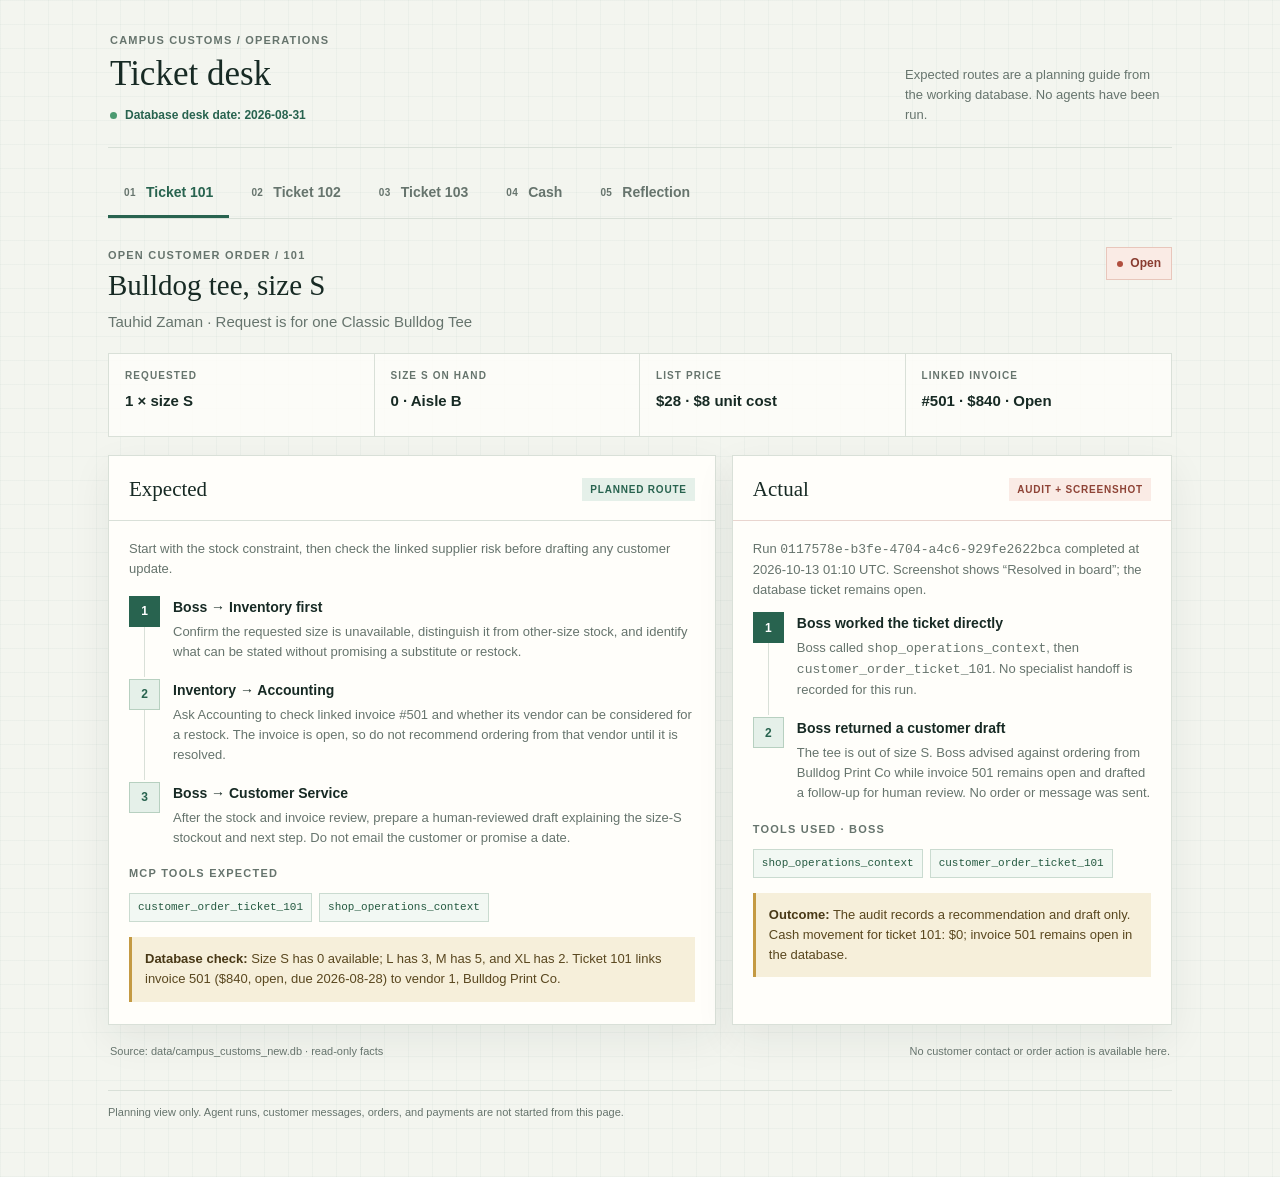
<file: output/desk_tickets.html>
<!doctype html>
<html lang="en">
<head>
  <meta charset="utf-8">
  <meta name="viewport" content="width=device-width, initial-scale=1">
  <meta name="theme-color" content="#f3f5ef">
  <title>Campus Customs | Ticket Desk</title>
  <style>
    :root {
      color-scheme: light;
      --paper: #f3f5ef;
      --surface: #fffefa;
      --ink: #172a24;
      --muted: #66746d;
      --line: #d9e0d8;
      --green: #28634f;
      --green-soft: #e5f0e9;
      --coral: #b14f3f;
      --coral-soft: #faebe5;
      --gold: #936817;
      --gold-soft: #f6efda;
      --shadow: 0 14px 38px rgba(24, 45, 36, .07);
    }

    * { box-sizing: border-box; }

    body {
      margin: 0;
      background-color: var(--paper);
      background-image: linear-gradient(rgba(40, 99, 79, .035) 1px, transparent 1px), linear-gradient(90deg, rgba(40, 99, 79, .035) 1px, transparent 1px);
      background-size: 24px 24px;
      color: var(--ink);
      font-family: "Segoe UI", Tahoma, sans-serif;
      font-size: 15px;
      line-height: 1.55;
    }

    button, textarea { font: inherit; }
    .shell { max-width: 1120px; margin: 0 auto; padding: 32px 28px 56px; }

    .masthead {
      display: flex;
      align-items: flex-end;
      justify-content: space-between;
      gap: 24px;
      padding: 0 2px 22px;
      border-bottom: 1px solid var(--line);
    }

    .eyebrow, .section-kicker, .fact-label, .tab-index {
      color: var(--muted);
      font-size: 11px;
      font-weight: 750;
      letter-spacing: .11em;
      text-transform: uppercase;
    }

    h1 {
      margin: 5px 0 0;
      font-family: Georgia, "Times New Roman", serif;
      font-size: 35px;
      font-weight: 500;
      line-height: 1.12;
    }

    .masthead-note { max-width: 265px; margin: 0; color: var(--muted); font-size: 13px; }
    .desk-date { display: inline-flex; align-items: center; gap: 8px; margin-top: 13px; color: var(--green); font-size: 12px; font-weight: 700; }
    .desk-date::before { width: 7px; height: 7px; border-radius: 50%; background: #4b9a70; content: ""; }

    .tabs-wrap { margin: 22px 0 18px; overflow-x: auto; }
    .tabs { display: flex; min-width: max-content; gap: 6px; border-bottom: 1px solid var(--line); }
    .tab {
      position: relative;
      display: inline-flex;
      align-items: center;
      gap: 10px;
      min-height: 48px;
      padding: 0 16px;
      border: 0;
      border-bottom: 3px solid transparent;
      background: transparent;
      color: var(--muted);
      cursor: pointer;
      font-size: 14px;
      font-weight: 650;
      white-space: nowrap;
    }
    .tab:hover { color: var(--ink); }
    .tab[aria-selected="true"] { border-bottom-color: var(--green); color: var(--green); }
    .tab-index { font-size: 10px; letter-spacing: .04em; }

    .ticket-topline { display: flex; align-items: flex-start; justify-content: space-between; gap: 18px; margin: 28px 0 20px; }
    .ticket-title { margin: 4px 0 0; font-family: Georgia, "Times New Roman", serif; font-size: 29px; font-weight: 500; line-height: 1.2; }
    .ticket-subtitle { margin: 7px 0 0; color: var(--muted); }
    .status { display: inline-flex; align-items: center; gap: 7px; padding: 6px 10px; border: 1px solid #e8c6bb; background: var(--coral-soft); color: #893c30; font-size: 12px; font-weight: 750; white-space: nowrap; }
    .status::before { width: 6px; height: 6px; border-radius: 50%; background: var(--coral); content: ""; }

    .facts { display: grid; grid-template-columns: repeat(4, minmax(0, 1fr)); border: 1px solid var(--line); background: rgba(255, 254, 250, .8); }
    .fact { min-height: 82px; padding: 14px 16px; border-right: 1px solid var(--line); }
    .fact:last-child { border-right: 0; }
    .fact-label { display: block; margin-bottom: 5px; font-size: 10px; }
    .fact-value { display: block; font-weight: 700; }

    .work-grid { display: grid; grid-template-columns: minmax(0, 1.16fr) minmax(290px, .84fr); gap: 16px; margin-top: 18px; align-items: stretch; }
    .work-panel { min-width: 0; border: 1px solid var(--line); background: var(--surface); box-shadow: var(--shadow); }
    .panel-head { display: flex; align-items: center; justify-content: space-between; gap: 12px; padding: 17px 20px 14px; border-bottom: 1px solid var(--line); }
    .panel-head h3 { margin: 0; font-family: Georgia, "Times New Roman", serif; font-size: 21px; font-weight: 500; }
    .panel-tag { padding: 4px 8px; background: var(--green-soft); color: var(--green); font-size: 10px; font-weight: 800; letter-spacing: .08em; text-transform: uppercase; }
    .panel-body { padding: 18px 20px 22px; }
    .intro { margin: 0 0 17px; color: var(--muted); font-size: 13px; }

    .route { display: grid; gap: 0; margin: 0; padding: 0; list-style: none; counter-reset: route; }
    .route li { position: relative; display: grid; grid-template-columns: 32px 1fr; gap: 12px; padding: 0 0 17px; counter-increment: route; }
    .route li:not(:last-child)::after { position: absolute; top: 30px; bottom: 2px; left: 15px; width: 1px; background: var(--line); content: ""; }
    .step-number { z-index: 1; display: grid; width: 31px; height: 31px; place-items: center; border: 1px solid #b7d0c0; background: var(--green-soft); color: var(--green); font-size: 12px; font-weight: 800; }
    .route li:first-child .step-number { border-color: var(--green); background: var(--green); color: white; }
    .route strong { display: block; margin: 1px 0 3px; font-size: 14px; }
    .route p { margin: 0; color: var(--muted); font-size: 13px; }
    .arrow { color: var(--green); font-weight: 750; }

    .tool-list { display: flex; flex-wrap: wrap; gap: 7px; margin: 11px 0 0; padding: 0; list-style: none; }
    .tool-list li { padding: 5px 8px; border: 1px solid #cadbd0; background: #f2f8f3; color: #245940; font-family: Consolas, "Courier New", monospace; font-size: 11px; overflow-wrap: anywhere; }
    .fact-note { margin-top: 15px; padding: 12px 13px; border-left: 3px solid #c49a43; background: var(--gold-soft); color: #59471f; font-size: 13px; }
    .fact-note strong { color: #483816; }
    .cash-ledger-panel { margin-top: 18px; }
    .cash-ledger-row { display: flex; align-items: center; justify-content: space-between; gap: 18px; padding: 14px 0; border-bottom: 1px solid var(--line); }
    .cash-ledger-row span { display: grid; gap: 3px; }
    .cash-ledger-row strong { color: var(--ink); font-size: 14px; }
    .cash-ledger-row small { color: var(--muted); font-size: 12px; }
    .cash-ledger-row b { flex: 0 0 auto; color: var(--ink); font-family: Consolas, "Courier New", monospace; font-size: 14px; }
    .cash-outflow b { color: #9a4a3b; }
    .cash-ledger-ending { margin-top: 2px; border-bottom: 0; }
    .cash-ledger-ending strong, .cash-ledger-ending b { color: var(--green); font-size: 16px; }

    .actual-panel { display: flex; flex-direction: column; }
    .actual-panel .panel-head { border-bottom-color: #e9d5cf; }
    .actual-panel .panel-tag { background: var(--coral-soft); color: #8e4336; }
    .actual-panel .panel-body { display: flex; flex: 1; flex-direction: column; }
    .actual-hint { margin: 0 0 12px; color: var(--muted); font-size: 13px; }
    .actual-entry { flex: 1; min-height: 235px; width: 100%; resize: vertical; padding: 12px; border: 1px solid var(--line); border-radius: 2px; outline: none; background: #fff; color: var(--ink); }
    .actual-entry:focus { border-color: var(--green); box-shadow: 0 0 0 3px rgba(40, 99, 79, .12); }
    .save-status { min-height: 18px; margin-top: 8px; color: var(--muted); font-size: 11px; }

    .source-line { display: flex; justify-content: space-between; gap: 14px; margin: 18px 2px 0; color: var(--muted); font-size: 11px; }
    .coming-panel { display: grid; min-height: 290px; place-items: center; border: 1px dashed #bdc9bf; background: rgba(255, 254, 250, .72); text-align: center; }
    .coming-panel p { margin: 0; color: var(--muted); }
    .coming-panel strong { display: block; margin-bottom: 5px; color: var(--ink); font-family: Georgia, "Times New Roman", serif; font-size: 26px; font-weight: 500; }
    .reflection-copy { border-top: 1px solid var(--line); background: rgba(255, 254, 250, .72); }
    .reflection-answer { display: grid; grid-template-columns: 42px minmax(0, 1fr); gap: 14px; padding: 22px 20px; border-bottom: 1px solid var(--line); }
    .reflection-number { display: grid; width: 32px; height: 32px; place-items: center; border: 1px solid #c7d8c9; background: var(--green-soft); color: var(--green); font-family: Consolas, "Courier New", monospace; font-size: 11px; }
    .reflection-answer h3 { margin: 2px 0 10px; color: var(--ink); font-family: Georgia, "Times New Roman", serif; font-size: 21px; font-weight: 500; }
    .reflection-answer p, .reflection-answer li { max-width: 920px; color: #4f6057; font-size: 13px; line-height: 1.7; }
    .reflection-answer p { margin: 0 0 10px; }
    .reflection-answer p:last-child { margin-bottom: 0; }
    .reflection-answer ol { display: grid; gap: 9px; max-width: 920px; margin: 5px 0 12px; padding-left: 22px; }
    .reflection-answer li { padding-left: 4px; }
    .reflection-answer strong { color: #334b3d; }
    .reflection-answer code { padding: 1px 4px; background: #edf2e9; color: #43654d; font-family: Consolas, "Courier New", monospace; font-size: 11px; overflow-wrap: anywhere; }
    .footer-note { margin-top: 30px; padding-top: 13px; border-top: 1px solid var(--line); color: var(--muted); font-size: 11px; }

    [hidden] { display: none !important; }
    @media (max-width: 760px) {
      .shell { padding: 23px 16px 40px; }
      .masthead { display: block; }
      .masthead-note { margin-top: 14px; }
      .work-grid { grid-template-columns: 1fr; }
      .actual-entry { min-height: 190px; }
      .facts { grid-template-columns: repeat(2, minmax(0, 1fr)); }
      .fact:nth-child(2) { border-right: 0; }
      .fact:nth-child(-n+2) { border-bottom: 1px solid var(--line); }
      .source-line { display: block; }
      .source-line span { display: block; margin-top: 4px; }
      .reflection-answer { grid-template-columns: 31px minmax(0, 1fr); gap: 9px; padding: 17px 12px; }
      .reflection-number { width: 27px; height: 27px; font-size: 9px; }
      .reflection-answer h3 { font-size: 18px; }
      .reflection-answer p, .reflection-answer li { font-size: 12px; }
    }
    @media (prefers-reduced-motion: no-preference) {
      .tabpanel:not([hidden]) { animation: arrive .22s ease-out; }
      @keyframes arrive { from { opacity: .55; transform: translateY(4px); } to { opacity: 1; transform: translateY(0); } }
    }
  </style>
</head>
<body>
  <main class="shell">
    <header class="masthead">
      <div>
        <div class="eyebrow">Campus Customs / Operations</div>
        <h1>Ticket desk</h1>
        <div class="desk-date">Database desk date: 2026-08-31</div>
      </div>
      <p class="masthead-note">Expected routes are a planning guide from the working database. No agents have been run.</p>
    </header>

    <nav class="tabs-wrap" aria-label="Desk sections">
      <div class="tabs" role="tablist" aria-label="Tickets and notes">
        <button class="tab" id="tab-101" role="tab" aria-selected="true" aria-controls="panel-101" tabindex="0"><span class="tab-index">01</span> Ticket 101</button>
        <button class="tab" id="tab-102" role="tab" aria-selected="false" aria-controls="panel-102" tabindex="-1"><span class="tab-index">02</span> Ticket 102</button>
        <button class="tab" id="tab-103" role="tab" aria-selected="false" aria-controls="panel-103" tabindex="-1"><span class="tab-index">03</span> Ticket 103</button>
        <button class="tab" id="tab-cash" role="tab" aria-selected="false" aria-controls="panel-cash" tabindex="-1"><span class="tab-index">04</span> Cash</button>
        <button class="tab" id="tab-reflection" role="tab" aria-selected="false" aria-controls="panel-reflection" tabindex="-1"><span class="tab-index">05</span> Reflection</button>
      </div>
    </nav>

    <section class="tabpanel" id="panel-101" role="tabpanel" aria-labelledby="tab-101" tabindex="0">
      <div class="ticket-topline">
        <div>
          <div class="section-kicker">Open customer order / 101</div>
          <h2 class="ticket-title">Bulldog tee, size S</h2>
          <p class="ticket-subtitle">Tauhid Zaman · Request is for one Classic Bulldog Tee</p>
        </div>
        <span class="status">Open</span>
      </div>
      <div class="facts" aria-label="Ticket 101 database facts">
        <div class="fact"><span class="fact-label">Requested</span><span class="fact-value">1 × size S</span></div>
        <div class="fact"><span class="fact-label">Size S on hand</span><span class="fact-value">0 · Aisle B</span></div>
        <div class="fact"><span class="fact-label">List price</span><span class="fact-value">$28 · $8 unit cost</span></div>
        <div class="fact"><span class="fact-label">Linked invoice</span><span class="fact-value">#501 · $840 · Open</span></div>
      </div>
      <div class="work-grid">
        <section class="work-panel" aria-labelledby="expected-101">
          <div class="panel-head"><h3 id="expected-101">Expected</h3><span class="panel-tag">Planned route</span></div>
          <div class="panel-body">
            <p class="intro">Start with the stock constraint, then check the linked supplier risk before drafting any customer update.</p>
            <ol class="route">
              <li><span class="step-number">1</span><div><strong>Boss → Inventory first</strong><p>Confirm the requested size is unavailable, distinguish it from other-size stock, and identify what can be stated without promising a substitute or restock.</p></div></li>
              <li><span class="step-number">2</span><div><strong>Inventory → Accounting</strong><p>Ask Accounting to check linked invoice #501 and whether its vendor can be considered for a restock. The invoice is open, so do not recommend ordering from that vendor until it is resolved.</p></div></li>
              <li><span class="step-number">3</span><div><strong>Boss → Customer Service</strong><p>After the stock and invoice review, prepare a human-reviewed draft explaining the size-S stockout and next step. Do not email the customer or promise a date.</p></div></li>
            </ol>
            <div class="section-kicker">MCP tools expected</div>
            <ul class="tool-list"><li>customer_order_ticket_101</li><li>shop_operations_context</li></ul>
            <div class="fact-note"><strong>Database check:</strong> Size S has 0 available; L has 3, M has 5, and XL has 2. Ticket 101 links invoice 501 ($840, open, due 2026-08-28) to vendor 1, Bulldog Print Co.</div>
          </div>
        </section>
        <section class="work-panel actual-panel" aria-labelledby="actual-101">
          <div class="panel-head"><h3 id="actual-101">Actual</h3><span class="panel-tag">Audit + screenshot</span></div>
          <div class="panel-body">
            <p class="actual-hint">Run <code>0117578e-b3fe-4704-a4c6-929fe2622bca</code> completed at 2026-10-13 01:10 UTC. Screenshot shows “Resolved in board”; the database ticket remains open.</p>
            <ol class="route">
              <li><span class="step-number">1</span><div><strong>Boss worked the ticket directly</strong><p>Boss called <code>shop_operations_context</code>, then <code>customer_order_ticket_101</code>. No specialist handoff is recorded for this run.</p></div></li>
              <li><span class="step-number">2</span><div><strong>Boss returned a customer draft</strong><p>The tee is out of size S. Boss advised against ordering from Bulldog Print Co while invoice 501 remains open and drafted a follow-up for human review. No order or message was sent.</p></div></li>
            </ol>
            <div class="section-kicker">Tools used · Boss</div>
            <ul class="tool-list"><li>shop_operations_context</li><li>customer_order_ticket_101</li></ul>
            <div class="fact-note"><strong>Outcome:</strong> The audit records a recommendation and draft only. Cash movement for ticket 101: $0; invoice 501 remains open in the database.</div>
          </div>
        </section>
      </div>
      <div class="source-line"><span>Source: data/campus_customs_new.db · read-only facts</span><span>No customer contact or order action is available here.</span></div>
    </section>

    <section class="tabpanel" id="panel-102" role="tabpanel" aria-labelledby="tab-102" tabindex="0" hidden>
      <div class="ticket-topline">
        <div>
          <div class="section-kicker">Open rent notice / 102</div>
          <h2 class="ticket-title">Shop rent due</h2>
          <p class="ticket-subtitle">Elm City Properties · Chapel Street shop</p>
        </div>
        <span class="status">Open</span>
      </div>
      <div class="facts" aria-label="Ticket 102 database facts">
        <div class="fact"><span class="fact-label">Desk date</span><span class="fact-value">2026-08-31</span></div>
        <div class="fact"><span class="fact-label">Next due</span><span class="fact-value">2026-09-02</span></div>
        <div class="fact"><span class="fact-label">Monthly rent</span><span class="fact-value">$2,400</span></div>
        <div class="fact"><span class="fact-label">Checking balance</span><span class="fact-value">$3,400 · 2026-08-31</span></div>
      </div>
      <div class="work-grid">
        <section class="work-panel" aria-labelledby="expected-102">
          <div class="panel-head"><h3 id="expected-102">Expected</h3><span class="panel-tag">Planned route</span></div>
          <div class="panel-body">
            <p class="intro">Treat the lease due date as the source of truth, then request a financial review without authorizing payment.</p>
            <ol class="route">
              <li><span class="step-number">1</span><div><strong>Boss → Facilities first</strong><p>Match the notice to lease 1, confirm the listed landlord, rent, and due date, and compare timing only against desk.date_today.</p></div></li>
              <li><span class="step-number">2</span><div><strong>Facilities → Accounting</strong><p>Ask Accounting to check the current cash balance and prepare a payment recommendation only. Any payment still requires human approval.</p></div></li>
              <li><span class="step-number">3</span><div><strong>Facilities → Boss</strong><p>Return the verified timeline and financial check. Boss summarizes the decision and leaves any payment authorization to a human.</p></div></li>
            </ol>
            <div class="section-kicker">MCP tools expected</div>
            <ul class="tool-list"><li>rent_notice_ticket_102</li><li>shop_operations_context</li></ul>
            <div class="fact-note"><strong>Database check:</strong> Lease 1 lists monthly rent of $2,400 due 2026-09-02. The desk date is 2026-08-31 and checking shows $3,400. The $1,000 difference is arithmetic only, not authorization to pay.</div>
          </div>
        </section>
        <section class="work-panel actual-panel" aria-labelledby="actual-102">
          <div class="panel-head"><h3 id="actual-102">Actual</h3><span class="panel-tag">Audit + screenshot</span></div>
          <div class="panel-body">
            <p class="actual-hint">Run <code>6cfd3986-6a19-4198-976b-729dcd0a8833</code> completed at 2026-10-13 01:15 UTC. Screenshot shows “Resolved in board”; the database ticket remains open.</p>
            <ol class="route">
              <li><span class="step-number">1</span><div><strong>Boss checked rent and cash context</strong><p>Boss called <code>shop_operations_context</code> and <code>rent_notice_ticket_102</code>. No specialist delegation is recorded in this run.</p></div></li>
              <li><span class="step-number">2</span><div><strong>Human approved rent payment</strong><p>The audit records Stefan’s approval of $2,400 rent for lease 1 on 2026-08-31. The payment is recorded in the payments table; this approval was not made by an agent.</p></div></li>
              <li><span class="step-number">3</span><div><strong>Boss returned a recommendation</strong><p>Boss confirmed the $2,400 due date of 2026-09-02 against desk date 2026-08-31 and reported that payment would leave $1,000 from the $3,400 checking balance.</p></div></li>
            </ol>
            <div class="section-kicker">Tools used · Boss</div>
            <ul class="tool-list"><li>shop_operations_context</li><li>rent_notice_ticket_102</li></ul>
            <div class="fact-note"><strong>Outcome:</strong> Ticket 102 cash movement: −$2,400, approved by Stefan. Current checking is $1,000; ticket status in the database remains open.</div>
          </div>
        </section>
      </div>
      <div class="source-line"><span>Source: data/campus_customs_new.db · read-only facts</span><span>Any payment requires human approval.</span></div>
    </section>

    <section class="tabpanel" id="panel-103" role="tabpanel" aria-labelledby="tab-103" tabindex="0" hidden>
      <div class="ticket-topline">
        <div>
          <div class="section-kicker">Open price override / 103</div>
          <h2 class="ticket-title">Bulk hoodie discount</h2>
          <p class="ticket-subtitle">Yale AI Club · Basic Hoodie Big Yale, size M</p>
        </div>
        <span class="status">Open</span>
      </div>
      <div class="facts" aria-label="Ticket 103 database facts">
        <div class="fact"><span class="fact-label">Requested</span><span class="fact-value">20 × size M</span></div>
        <div class="fact"><span class="fact-label">Size M on hand</span><span class="fact-value">8 · Aisle A</span></div>
        <div class="fact"><span class="fact-label">List / unit cost</span><span class="fact-value">$58 / $22</span></div>
        <div class="fact"><span class="fact-label">Stock gap</span><span class="fact-value">12 units</span></div>
      </div>
      <div class="work-grid">
        <section class="work-panel" aria-labelledby="expected-103">
          <div class="panel-head"><h3 id="expected-103">Expected</h3><span class="panel-tag">Planned route</span></div>
          <div class="panel-body">
            <p class="intro">Check the requested size and price first; do not promise a discount or sourcing timeline without a supported supplier path.</p>
            <ol class="route">
              <li><span class="step-number">1</span><div><strong>Boss → Inventory first</strong><p>Confirm that only 8 of the requested 20 medium hoodies are on hand, and report the 12-unit gap without substituting other sizes.</p></div></li>
              <li><span class="step-number">2</span><div><strong>Inventory → Accounting</strong><p>Ask Accounting to review the unit cost and list price, cash/vendor context, and open unpaid invoices before any sourcing or discount recommendation.</p></div></li>
              <li><span class="step-number">3</span><div><strong>Boss → Customer Service</strong><p>Prepare a draft reply for human review that acknowledges the request but makes no discount, availability, delivery, or order commitment.</p></div></li>
            </ol>
            <div class="section-kicker">MCP tools expected</div>
            <ul class="tool-list"><li>price_override_ticket_103</li><li>shop_operations_context</li></ul>
            <div class="fact-note"><strong>Database check:</strong> Medium stock is 8; unit cost is $22 and list price is $58. Vendor 1 has an open $840 invoice, but the ticket does not identify a supplier for the hoodie request, so do not assume that vendor is the source.</div>
          </div>
        </section>
        <section class="work-panel actual-panel" aria-labelledby="actual-103">
          <div class="panel-head"><h3 id="actual-103">Actual</h3><span class="panel-tag">Audit + screenshot</span></div>
          <div class="panel-body">
            <p class="actual-hint">Run <code>413beb0d-13e9-46ce-b0f8-fa36ad3c5953</code> completed at 2026-10-13 01:18 UTC. Screenshot shows “Resolved in board”; the database ticket remains open.</p>
            <ol class="route">
              <li><span class="step-number">1</span><div><strong>Boss checked ticket and shop context</strong><p>Boss called <code>shop_operations_context</code> and <code>price_override_ticket_103</code>, then delegated to Inventory with the stock-gap and supported-recommendation question.</p></div></li>
              <li><span class="step-number">2</span><div><strong>Inventory handed findings back to Boss</strong><p>Inventory called <code>price_override_ticket_103</code> and <code>shop_operations_context</code>. Inventory reported 8 size-M units against a request for 20, no approved discount, and no identified hoodie vendor; Boss then returned the final recommendation.</p></div></li>
            </ol>
            <div class="section-kicker">Tools used · Boss and Inventory</div>
            <ul class="tool-list"><li>shop_operations_context</li><li>price_override_ticket_103</li></ul>
            <div class="fact-note"><strong>Outcome:</strong> No purchase or discount was approved in the recorded run. Ticket 103 cash movement: $0. Current database ticket status remains open.</div>
          </div>
        </section>
      </div>
      <div class="source-line"><span>Source: data/campus_customs_new.db · read-only facts</span><span>Discounts and sourcing remain drafts for human approval.</span></div>
    </section>

    <section class="tabpanel" id="panel-cash" role="tabpanel" aria-labelledby="tab-cash" tabindex="0" hidden>
      <div class="ticket-topline"><div><div class="section-kicker">Checking account · audit + database</div><h2 class="ticket-title">Cash movement</h2><p class="ticket-subtitle">Reconciled to the payments table and current working database.</p></div></div>
      <div class="facts" aria-label="Cash reconciliation totals">
        <div class="fact"><span class="fact-label">Starting balance</span><span class="fact-value">$3,400 · 2026-08-31</span></div>
        <div class="fact"><span class="fact-label">Approved payment</span><span class="fact-value">−$2,400 rent</span></div>
        <div class="fact"><span class="fact-label">Ending balance</span><span class="fact-value">$1,000 · 2026-08-31</span></div>
        <div class="fact"><span class="fact-label">Payment record</span><span class="fact-value">#1 · Stefan</span></div>
      </div>
      <div class="work-panel cash-ledger-panel">
        <div class="panel-head"><h3>By ticket</h3><span class="panel-tag">Checking</span></div>
        <div class="panel-body">
          <div class="cash-ledger-row"><span><strong>Opening balance</strong><small>Checking, as shown in pre-payment audit context</small></span><b>$3,400.00</b></div>
          <div class="cash-ledger-row"><span><strong>Ticket 101 · Bulldog tee</strong><small>No payment recorded; draft/recommendation only</small></span><b>$0.00</b></div>
          <div class="cash-ledger-row cash-outflow"><span><strong>Ticket 102 · Rent</strong><small>Payment #1 · lease 1 · approved by Stefan · 2026-08-31</small></span><b>−$2,400.00</b></div>
          <div class="cash-ledger-row"><span><strong>Ticket 103 · Hoodie discount</strong><small>No purchase payment recorded</small></span><b>$0.00</b></div>
          <div class="cash-ledger-row cash-ledger-ending"><span><strong>Current checking</strong><small>Matches data/campus_customs_new.db</small></span><b>$1,000.00</b></div>
          <div class="fact-note"><strong>Reconciliation:</strong> $3,400.00 − $2,400.00 + $0.00 + $0.00 = $1,000.00. The only cash-changing event among these tickets is the approved rent payment.</div>
        </div>
      </div>
    </section>

    <section class="tabpanel" id="panel-reflection" role="tabpanel" aria-labelledby="tab-reflection" tabindex="0" hidden>
      <div class="ticket-topline"><div><div class="section-kicker">After the three runs</div><h2 class="ticket-title">Reflection</h2><p class="ticket-subtitle">My notes from the audit trail, screenshots, and working database.</p></div></div>
      <div class="reflection-copy">
        <section class="reflection-answer">
          <span class="reflection-number">01</span>
          <div><h3>How I would rate the agents</h3>
            <p><strong>Ticket 101: Boss, 4/5.</strong> Boss used <code>shop_operations_context</code> and <code>customer_order_ticket_101</code>, found that size S had zero listed units, and noticed invoice 501 for $840 was still open for Bulldog Print Co. I liked that the reply stayed a draft and did not promise a restock. I would take off a point because the Expected plan called for Inventory, Accounting, and Customer Service, but the actual audit shows Boss handled it alone. The result was still clear and supported by the tools.</p>
            <p><strong>Ticket 102: Boss, 4/5.</strong> Boss checked the lease and cash context, used the desk date of 2026-08-31, and correctly compared the $2,400 rent with the $3,400 starting checking balance. The audit shows no Facilities or Accounting handoff, even though that was in Expected. I then approved the payment myself; the agent did not approve it. I liked that the recommendation left the decision to me.</p>
            <p><strong>Ticket 103: Boss, 4/5; Inventory, 5/5.</strong> Boss called the ticket and shop-context tools, then handed the stock/pricing question to Inventory. Inventory called both tools and returned the useful limits: 8 size-M units for a request of 20, no approved discount, and no hoodie vendor identified. Boss did not send the request to Accounting or Customer Service, which made sense because the records did not establish a supplier or an approved price. The answer avoided promising stock or a discount.</p>
          </div>
        </section>
        <section class="reflection-answer">
          <span class="reflection-number">02</span>
          <div><h3>How Actual compared with Expected</h3>
            <p><strong>101:</strong> Expected was Boss → Inventory → Accounting, then a Customer Service draft. Actual was Boss alone, calling <code>shop_operations_context</code> and <code>customer_order_ticket_101</code>. Boss still covered the stockout, linked unpaid invoice, and draft. The audit contains no extra agent handoffs.</p>
            <p><strong>102:</strong> Expected was Boss → Facilities → Accounting → Boss. Actual was Boss alone with <code>shop_operations_context</code> and <code>rent_notice_ticket_102</code>. After that run, I approved the $2,400 rent payment in the dashboard. Payment #1 records Stefan as approver, and checking now shows $1,000. The screenshot labels the ticket resolved in the board, but the ticket row in SQLite is still open.</p>
            <p><strong>103:</strong> Expected included Inventory and then Accounting and Customer Service if their checks were needed. Actual was Boss → Inventory → Boss. Boss used <code>shop_operations_context</code> and <code>price_override_ticket_103</code>; Inventory used <code>price_override_ticket_103</code> and <code>shop_operations_context</code>. No Accounting or Customer Service handoff is in the audit. That narrower route was enough to show the 12-unit gap and avoid inventing a vendor or discount.</p>
          </div>
        </section>
        <section class="reflection-answer">
          <span class="reflection-number">03</span>
          <div><h3>What was simpler with one agent and tools</h3>
            <p>Tickets 101 and 102 were simpler as one Boss agent with the right MCP tools. In the actual runs, Boss gathered the relevant ticket and shop context directly and returned a useful answer without an extra handoff. Ticket 102 especially had a short path: confirm the lease and balance, recommend human review, then let me approve the rent myself. Ticket 103 benefited from one handoff because Inventory separately checked the size-M quantity and pricing facts; even there, the audit shows no need to involve every specialist. I would keep delegation available, but use it only when another agent adds a real check.</p>
          </div>
        </section>
        <section class="reflection-answer">
          <span class="reflection-number">04</span>
          <div><h3>Three more problems this team can help with</h3>
            <ol>
              <li>If Tauhid asks what other tee sizes are listed, Boss or Customer Service can use <code>customer_order_ticket_101</code> to see the recorded counts (M 5, L 3, XL 2) and draft an answer without saying the customer accepted a substitute.</li>
              <li>If I ask whether the recorded $840 invoice could fit within the current checking balance, Accounting can use <code>shop_operations_context</code> to compare $840 with the current $1,000 and prepare a human-review recommendation. That arithmetic leaves $160; it does not pay the invoice or clear its open status.</li>
              <li>If Yale AI Club asks for a fact-based update about the hoodie request, Inventory and Customer Service can use <code>price_override_ticket_103</code> to explain that 8 size-M units are listed against 20 requested, and that the database lists $22 unit cost and $58 list price but no approved discount.</li>
            </ol>
            <p>These are follow-up questions on the records and ticket tools we have. They do not mean the server can look up an arbitrary new ticket or make a commitment.</p>
          </div>
        </section>
        <section class="reflection-answer">
          <span class="reflection-number">05</span>
          <div><h3>Three problems it cannot complete yet</h3>
            <ol>
              <li><strong>Place or reserve a restock order.</strong> The tools report listed stock and prices, but they do not reserve inventory, place a purchase order, or confirm supplier availability. I would need a product/vendor catalog plus order and reservation MCP tools. Inventory could prepare it, with Accounting checking costs and a person approving the purchase.</li>
              <li><strong>Send a real customer or landlord message.</strong> The agents can write drafts, but there is no email or messaging tool. A secure contact/CRM MCP tool with recipient checks and a separate human send confirmation would be needed; Customer Service could prepare the message, but should not send it on its own.</li>
              <li><strong>Resolve arbitrary tickets in the database.</strong> These ticket tools are specifically for IDs 101, 102, and 103, and the board’s resolved label is local to the browser. To find other tickets and persist a resolution, we would need a general ticket lookup plus an audited ticket-status update MCP tool. Boss and the relevant specialist should verify the outcome before a human-approved status change.</li>
            </ol>
          </div>
        </section>
      </div>
    </section>

    <footer class="footer-note">Planning view only. Agent runs, customer messages, orders, and payments are not started from this page.</footer>
  </main>
  <script>
    const tabs = Array.from(document.querySelectorAll('[role="tab"]'));
    const panels = Array.from(document.querySelectorAll('[role="tabpanel"]'));

    function selectTab(tab, moveFocus = false) {
      tabs.forEach((item) => {
        const selected = item === tab;
        item.setAttribute('aria-selected', String(selected));
        item.tabIndex = selected ? 0 : -1;
      });
      panels.forEach((panel) => {
        panel.hidden = panel.id !== tab.getAttribute('aria-controls');
      });
      if (moveFocus) tab.focus();
    }

    tabs.forEach((tab, index) => {
      tab.addEventListener('click', () => selectTab(tab));
      tab.addEventListener('keydown', (event) => {
        let nextIndex = index;
        if (event.key === 'ArrowRight') nextIndex = (index + 1) % tabs.length;
        else if (event.key === 'ArrowLeft') nextIndex = (index - 1 + tabs.length) % tabs.length;
        else if (event.key === 'Home') nextIndex = 0;
        else if (event.key === 'End') nextIndex = tabs.length - 1;
        else return;
        event.preventDefault();
        selectTab(tabs[nextIndex], true);
      });
    });

    document.querySelectorAll('[data-actual]').forEach((field) => {
      const key = `campus-customs-actual-${field.dataset.actual}`;
      const status = field.parentElement.querySelector('.save-status');
      try {
        field.value = localStorage.getItem(key) || '';
      } catch {
        status.textContent = 'Local browser storage is unavailable; notes will remain in this tab only.';
      }
      field.addEventListener('input', () => {
        try {
          localStorage.setItem(key, field.value);
          status.textContent = field.value ? 'Saved in this browser.' : '';
        } catch {
          status.textContent = 'Could not save in this browser; notes remain in this tab only.';
        }
      });
    });
  </script>
</body>
</html>
</file>
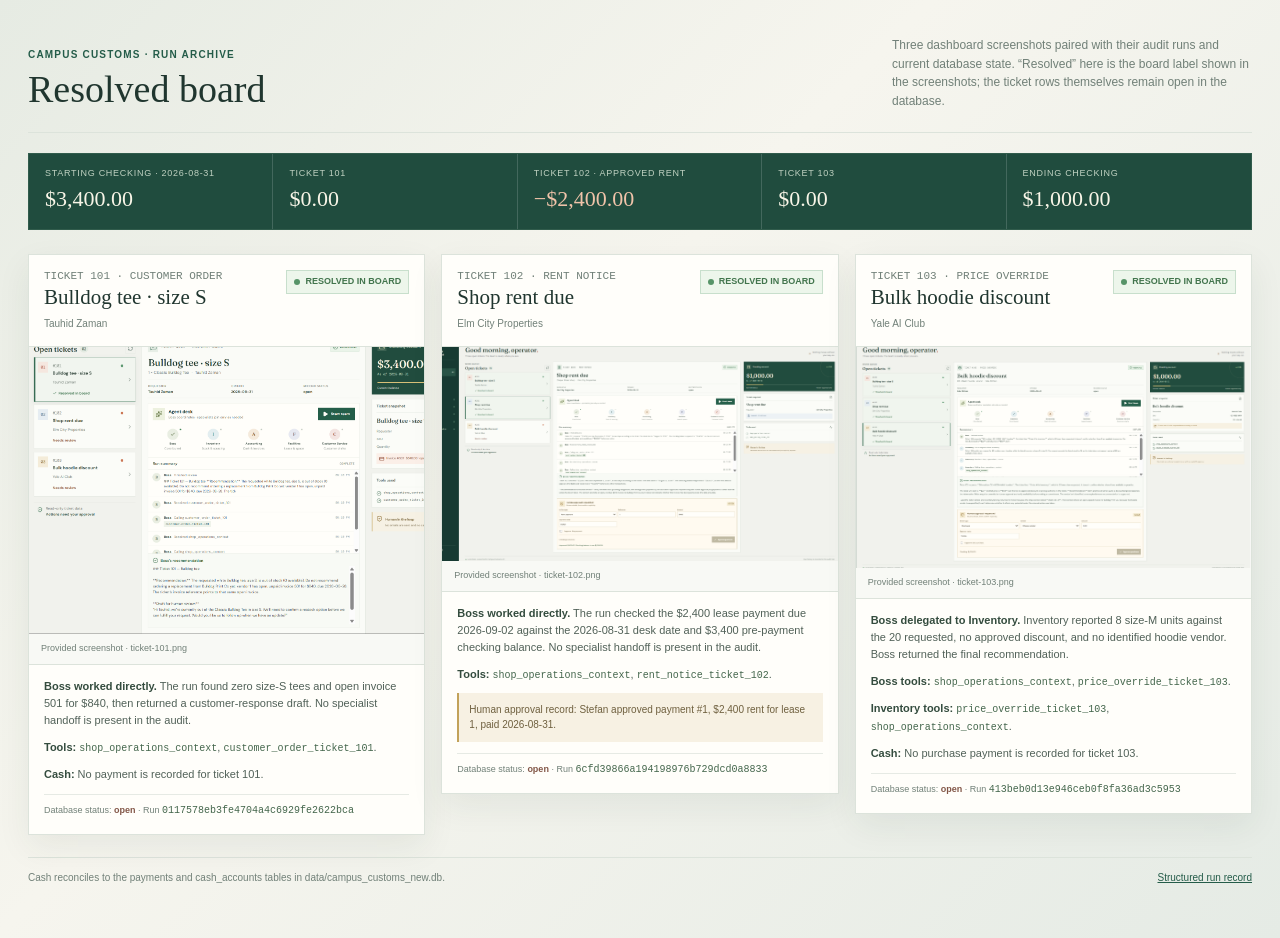
<file: output/resolved_board.html>
<!doctype html>
<html lang="en">
<head>
  <meta charset="utf-8">
  <meta name="viewport" content="width=device-width, initial-scale=1">
  <meta name="theme-color" content="#173a32">
  <title>Campus Customs | Resolved Board</title>
  <style>
    :root { color-scheme: light; --ink:#20362f; --muted:#718078; --paper:#f1f2ed; --surface:#fffefa; --line:#dce3db; --green:#245c49; --gold:#8b6b31; --coral:#9d4c3d; --serif:Georgia,'Times New Roman',serif; --mono:Consolas,'Courier New',monospace; }
    * { box-sizing:border-box; }
    body { margin:0; background:linear-gradient(135deg,#e6ebe3 0%,#f6f5ee 42%,#e5ebe5 100%); color:var(--ink); font:14px/1.55 'Segoe UI',Tahoma,sans-serif; }
    main { max-width:1440px; margin:0 auto; padding:32px 28px 52px; }
    header { display:flex; align-items:end; justify-content:space-between; gap:24px; padding:4px 0 22px; border-bottom:1px solid var(--line); }
    .eyebrow { color:var(--green); font-size:10px; font-weight:750; letter-spacing:.12em; text-transform:uppercase; }
    h1 { margin:6px 0 0; font:500 38px/1.1 var(--serif); }
    .lede { max-width:360px; margin:0; color:var(--muted); font-size:12px; }
    .cash-strip { display:grid; grid-template-columns:repeat(5,minmax(0,1fr)); margin:20px 0 24px; border:1px solid #315c4c; background:#204c3e; color:#f8f5e7; }
    .cash-cell { min-height:75px; padding:13px 16px; border-right:1px solid rgba(255,255,255,.16); }
    .cash-cell:last-child { border:0; }
    .cash-label { display:block; color:#bfd1c1; font-size:9px; letter-spacing:.08em; text-transform:uppercase; }
    .cash-value { display:block; margin-top:5px; font:500 22px var(--serif); }
    .cash-value.negative { color:#f0c3a9; }
    .board-grid { display:grid; grid-template-columns:repeat(3,minmax(0,1fr)); gap:16px; align-items:start; }
    article { min-width:0; overflow:hidden; border:1px solid var(--line); background:var(--surface); box-shadow:0 12px 32px rgba(26,51,39,.07); }
    .card-head { display:flex; align-items:flex-start; justify-content:space-between; gap:10px; padding:15px 15px 12px; }
    .ticket-id { display:block; color:var(--muted); font:11px var(--mono); }
    h2 { margin:3px 0 2px; font:500 21px/1.18 var(--serif); }
    .requester { color:var(--muted); font-size:10px; }
    .state { display:inline-flex; flex:0 0 auto; align-items:center; gap:5px; padding:4px 7px; border:1px solid #c8dfcc; background:#edf6eb; color:#42754d; font-size:9px; font-weight:750; text-transform:uppercase; }
    .state::before { width:6px; height:6px; border-radius:50%; background:#579468; content:''; }
    figure { margin:0; background:#e8ece6; border-top:1px solid var(--line); border-bottom:1px solid var(--line); }
    figure img { display:block; width:100%; height:auto; }
    figcaption { padding:8px 12px; background:#f8f9f5; color:var(--muted); font-size:9px; }
    .details { padding:13px 15px 16px; }
    .details p { margin:0 0 10px; color:#516158; font-size:11px; }
    .details strong { color:#344c3e; }
    .details code { color:#44664c; font:10px var(--mono); overflow-wrap:anywhere; }
    .handoff { margin:10px 0; padding:9px 10px; border-left:2px solid #c2a25a; background:#f7f1e3; color:#6f603f; font-size:10px; }
    .tools { display:flex; flex-wrap:wrap; gap:5px; margin-top:10px; }
    .tools code { padding:4px 6px; border:1px solid #d6e3d7; background:#f1f7ef; font-size:9px; }
    .database-state { margin-top:11px; padding-top:9px; border-top:1px solid #e6eae4; color:var(--muted); font-size:9px; }
    .database-state b { color:#825647; }
    footer { display:flex; justify-content:space-between; gap:20px; margin-top:22px; padding-top:12px; border-top:1px solid var(--line); color:var(--muted); font-size:10px; }
    footer a { color:var(--green); }
    @media (max-width:1000px) { .board-grid { grid-template-columns:1fr 1fr; } .cash-strip { grid-template-columns:repeat(3,1fr); } .cash-cell:nth-child(3) { border-right:0; } }
    @media (max-width:650px) { main { padding:20px 14px 36px; } header { display:block; } h1 { font-size:31px; } .lede { margin-top:10px; } .cash-strip { grid-template-columns:1fr 1fr; } .cash-cell:nth-child(3) { border-right:1px solid rgba(255,255,255,.16); } .cash-cell:nth-child(even) { border-right:0; } .board-grid { grid-template-columns:1fr; } footer { display:grid; gap:6px; } }
  </style>
</head>
<body>
  <main>
    <header>
      <div><div class="eyebrow">Campus Customs · Run archive</div><h1>Resolved board</h1></div>
      <p class="lede">Three dashboard screenshots paired with their audit runs and current database state. “Resolved” here is the board label shown in the screenshots; the ticket rows themselves remain open in the database.</p>
    </header>

    <section class="cash-strip" aria-label="Checking reconciliation">
      <div class="cash-cell"><span class="cash-label">Starting checking · 2026-08-31</span><span class="cash-value">$3,400.00</span></div>
      <div class="cash-cell"><span class="cash-label">Ticket 101</span><span class="cash-value">$0.00</span></div>
      <div class="cash-cell"><span class="cash-label">Ticket 102 · approved rent</span><span class="cash-value negative">−$2,400.00</span></div>
      <div class="cash-cell"><span class="cash-label">Ticket 103</span><span class="cash-value">$0.00</span></div>
      <div class="cash-cell"><span class="cash-label">Ending checking</span><span class="cash-value">$1,000.00</span></div>
    </section>

    <section class="board-grid" aria-label="Resolved ticket screenshots and run evidence">
      <article>
        <div class="card-head"><div><span class="ticket-id">TICKET 101 · CUSTOMER ORDER</span><h2>Bulldog tee · size S</h2><span class="requester">Tauhid Zaman</span></div><span class="state">Resolved in board</span></div>
        <figure><img src="screenshots/ticket-101.png" alt="Dashboard screenshot for ticket 101" loading="lazy"><figcaption>Provided screenshot · ticket-101.png</figcaption></figure>
        <div class="details">
          <p><strong>Boss worked directly.</strong> The run found zero size-S tees and open invoice 501 for $840, then returned a customer-response draft. No specialist handoff is present in the audit.</p>
          <p><strong>Tools:</strong> <code>shop_operations_context</code>, <code>customer_order_ticket_101</code>.</p>
          <p><strong>Cash:</strong> No payment is recorded for ticket 101.</p>
          <div class="database-state">Database status: <b>open</b> · Run <code>0117578eb3fe4704a4c6929fe2622bca</code></div>
        </div>
      </article>

      <article>
        <div class="card-head"><div><span class="ticket-id">TICKET 102 · RENT NOTICE</span><h2>Shop rent due</h2><span class="requester">Elm City Properties</span></div><span class="state">Resolved in board</span></div>
        <figure><img src="screenshots/ticket-102.png" alt="Dashboard screenshot for ticket 102" loading="lazy"><figcaption>Provided screenshot · ticket-102.png</figcaption></figure>
        <div class="details">
          <p><strong>Boss worked directly.</strong> The run checked the $2,400 lease payment due 2026-09-02 against the 2026-08-31 desk date and $3,400 pre-payment checking balance. No specialist handoff is present in the audit.</p>
          <p><strong>Tools:</strong> <code>shop_operations_context</code>, <code>rent_notice_ticket_102</code>.</p>
          <div class="handoff">Human approval record: Stefan approved payment #1, $2,400 rent for lease 1, paid 2026-08-31.</div>
          <div class="database-state">Database status: <b>open</b> · Run <code>6cfd39866a194198976b729dcd0a8833</code></div>
        </div>
      </article>

      <article>
        <div class="card-head"><div><span class="ticket-id">TICKET 103 · PRICE OVERRIDE</span><h2>Bulk hoodie discount</h2><span class="requester">Yale AI Club</span></div><span class="state">Resolved in board</span></div>
        <figure><img src="screenshots/ticket-103.png" alt="Dashboard screenshot for ticket 103" loading="lazy"><figcaption>Provided screenshot · ticket-103.png</figcaption></figure>
        <div class="details">
          <p><strong>Boss delegated to Inventory.</strong> Inventory reported 8 size-M units against the 20 requested, no approved discount, and no identified hoodie vendor. Boss returned the final recommendation.</p>
          <p><strong>Boss tools:</strong> <code>shop_operations_context</code>, <code>price_override_ticket_103</code>.</p>
          <p><strong>Inventory tools:</strong> <code>price_override_ticket_103</code>, <code>shop_operations_context</code>.</p>
          <p><strong>Cash:</strong> No purchase payment is recorded for ticket 103.</p>
          <div class="database-state">Database status: <b>open</b> · Run <code>413beb0d13e946ceb0f8fa36ad3c5953</code></div>
        </div>
      </article>
    </section>

    <footer><span>Cash reconciles to the payments and cash_accounts tables in data/campus_customs_new.db.</span><span><a href="resolved_tickets.json">Structured run record</a></span></footer>
  </main>
</body>
</html>
</file>
